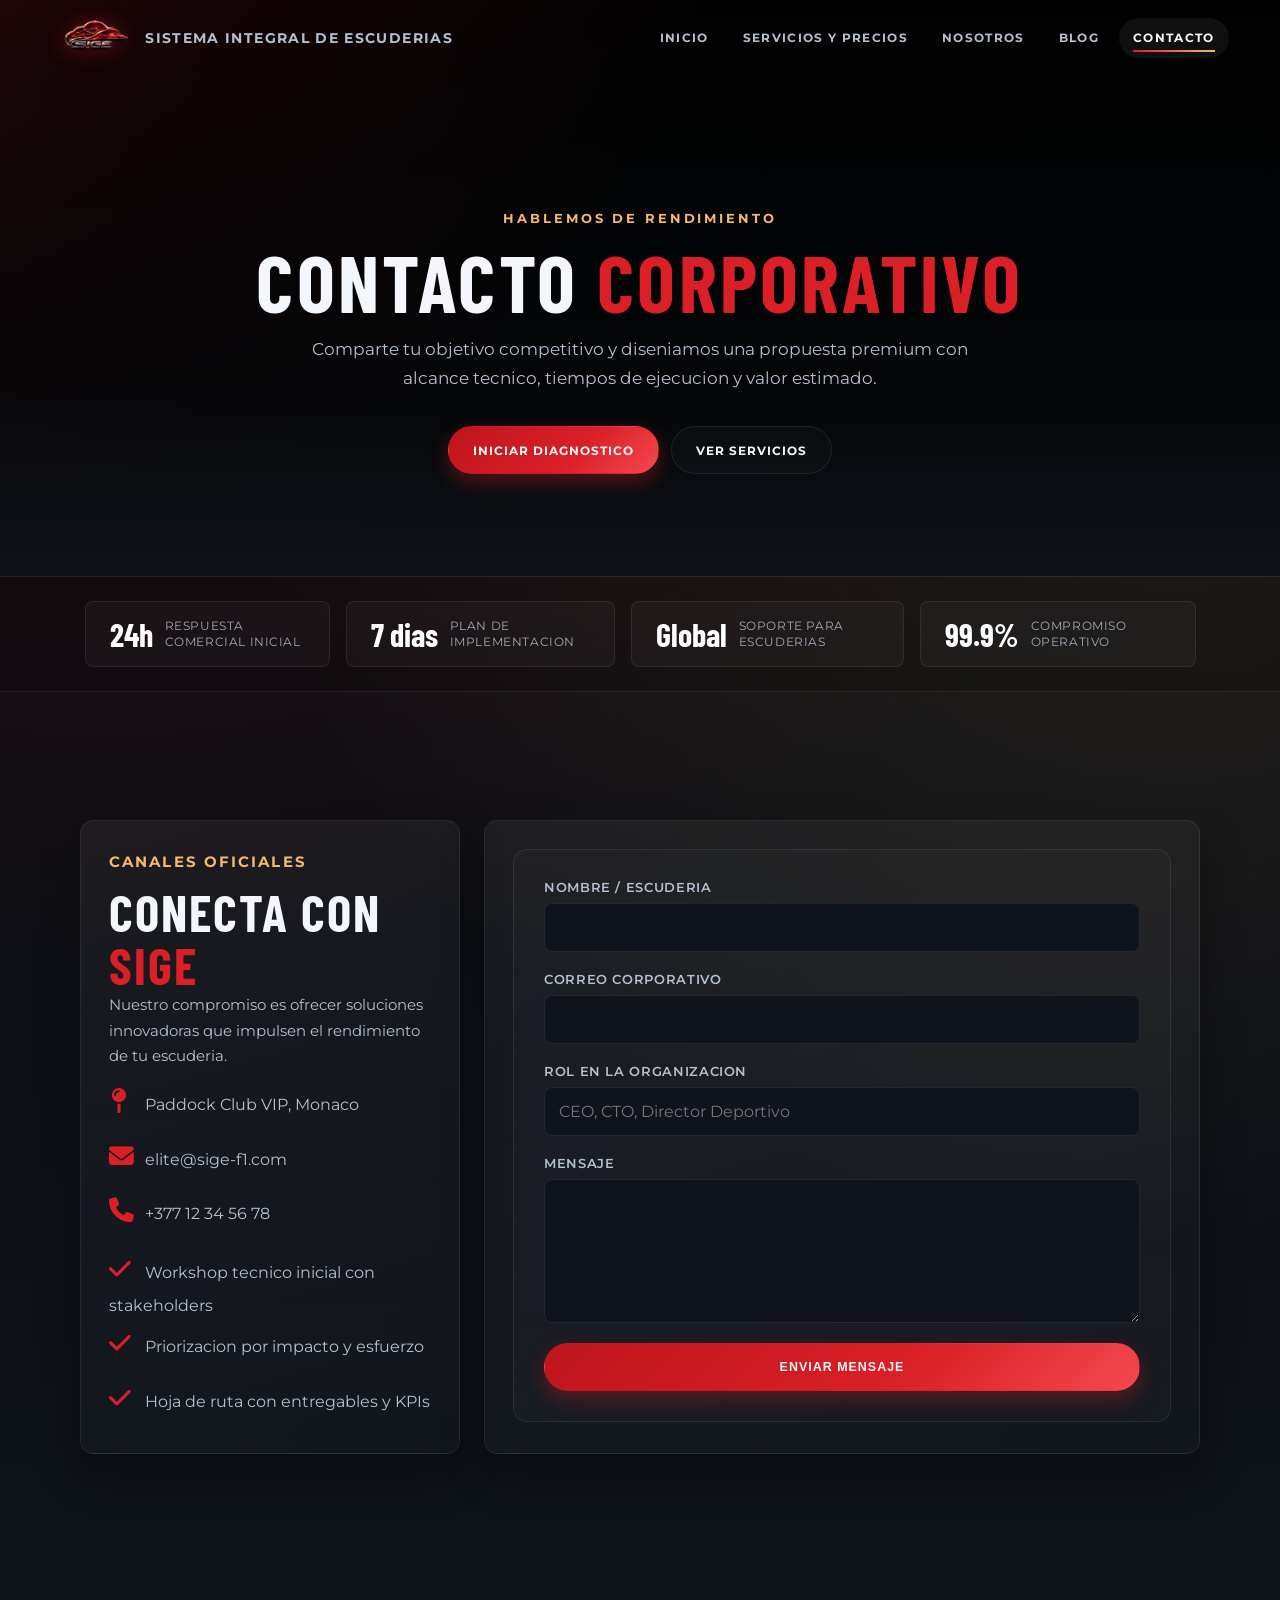
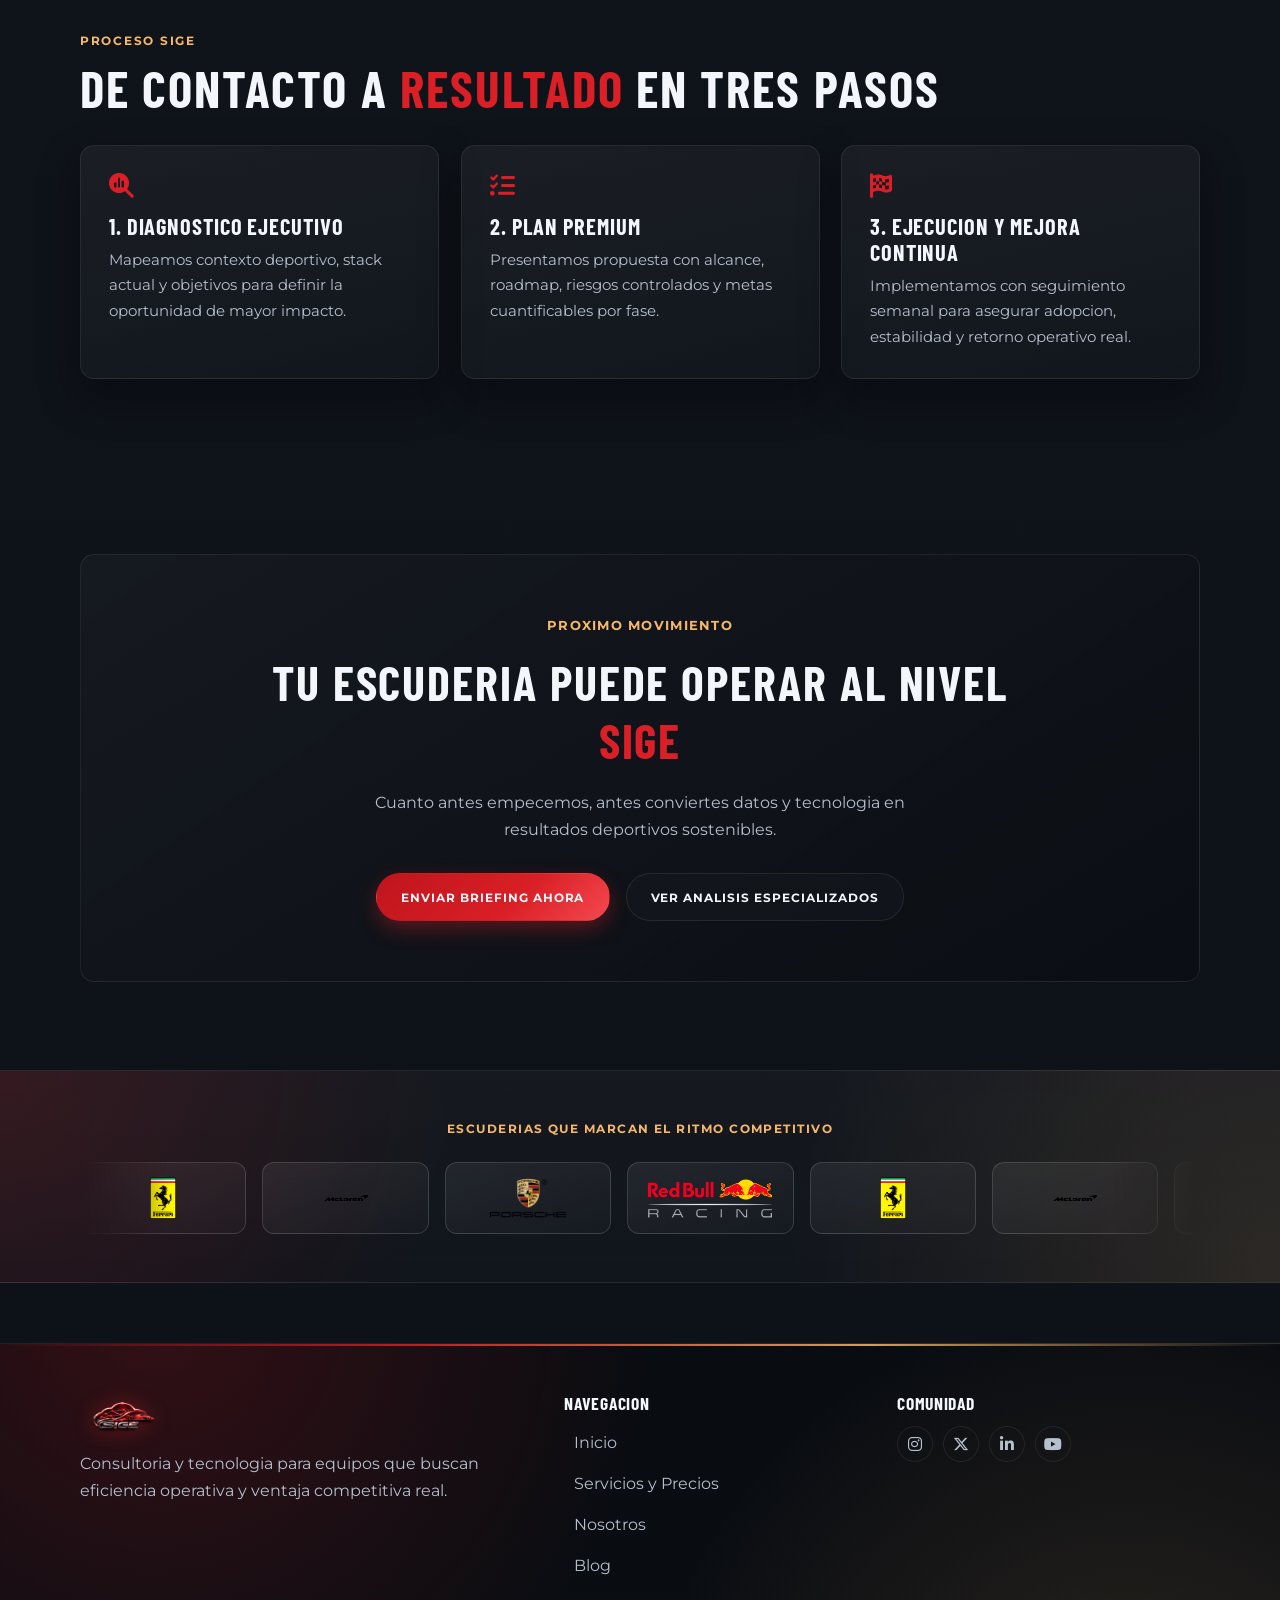
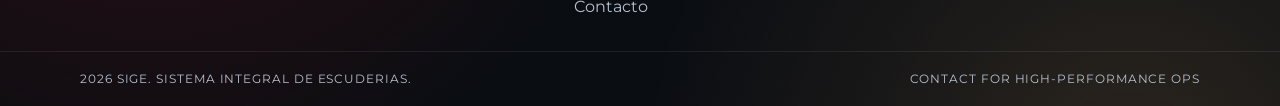
<file: contacto.html>
<!DOCTYPE html>
<html lang="es">
<head>
  <meta charset="UTF-8">
  <meta name="viewport" content="width=device-width, initial-scale=1.0">
  <title>Contacto | SIGE</title>
  <link rel="stylesheet" href="css/styles.css">
  <link rel="stylesheet" href="https://cdnjs.cloudflare.com/ajax/libs/font-awesome/6.5.1/css/all.min.css">
  <script src="js/index.js" defer></script>
</head>
<body class="page-contacto">
  <div class="splash-screen" id="splashScreen">
    <div class="splash-logo">
      <img src="assets/img/SIGELOGO.PNG" alt="SIGE Loading">
    </div>
  </div>
  <header class="site-header">
    <div class="site-header-inner">
      <a href="index.html" class="logo-container">
        <img src="assets/img/SIGELOGO.PNG" alt="Logo SIGE" loading="lazy">
        <span class="logo-text">Sistema Integral de Escuderias</span>
      </a>
      <button class="nav-toggle" type="button" aria-label="Abrir menu" aria-expanded="false">
        <i class="fa-solid fa-bars" aria-hidden="true"></i>
      </button>
      <nav class="main-nav" id="mainNav" aria-label="Principal">
        <a href="index.html">Inicio</a>
        <a href="servicios.html">Servicios y Precios</a>
        <a href="nosotros.html">Nosotros</a>
        <a href="blog.html">Blog</a>
        <a href="contacto.html" class="active">Contacto</a>
      </nav>
    </div>
  </header>

  <main>
    <section class="hero">
      <div class="hero-content fade-in">
        <p class="hero-subtitle">Hablemos de rendimiento</p>
        <h1 class="hero-title">Contacto <span>corporativo</span></h1>
        <p class="hero-desc">Comparte tu objetivo competitivo y diseniamos una propuesta premium con alcance tecnico, tiempos de ejecucion y valor estimado.</p>
        <div class="hero-actions">
          <a class="btn btn-solid" href="#formulario">Iniciar diagnostico</a>
          <a class="btn" href="servicios.html">Ver servicios</a>
        </div>
      </div>
    </section>

    <section class="premium-strip">
      <div class="container premium-metrics fade-in">
        <div class="metric-chip"><strong>24h</strong><span>Respuesta comercial inicial</span></div>
        <div class="metric-chip"><strong>7 dias</strong><span>Plan de implementacion</span></div>
        <div class="metric-chip"><strong>Global</strong><span>Soporte para escuderias</span></div>
        <div class="metric-chip"><strong>99.9%</strong><span>Compromiso operativo</span></div>
      </div>
    </section>

    <section class="section" id="formulario">
      <div class="container contact-grid">
        <article class="card fade-in">
          <p class="eyebrow">Canales oficiales</p>
          <h2 class="section-title">Conecta con <span>SIGE</span></h2>
          <p>Nuestro compromiso es ofrecer soluciones innovadoras que impulsen el rendimiento de tu escuderia.</p>
          <ul class="contact-list">
            <li><i class="fa-solid fa-map-pin"></i> Paddock Club VIP, Monaco</li>
            <li><i class="fa-solid fa-envelope"></i> elite@sige-f1.com</li>
            <li><i class="fa-solid fa-phone"></i> +377 12 34 56 78</li>
          </ul>
          <ul class="premium-list">
            <li><i class="fa-solid fa-check"></i> Workshop tecnico inicial con stakeholders</li>
            <li><i class="fa-solid fa-check"></i> Priorizacion por impacto y esfuerzo</li>
            <li><i class="fa-solid fa-check"></i> Hoja de ruta con entregables y KPIs</li>
          </ul>
        </article>

      <article class="card fade-in">
        <form class="form-card fade-in" action="#">
          <label for="nombre">Nombre / Escuderia</label>
          <input type="text" id="nombre" name="nombre" required>

          <label for="email">Correo corporativo</label>
          <input type="email" id="email" name="email" required>

          <label for="rol">Rol en la organizacion</label>
          <input type="text" id="rol" name="rol" placeholder="CEO, CTO, Director Deportivo" required>

          <label for="mensaje">Mensaje</label>
          <textarea id="mensaje" name="mensaje" rows="6" required></textarea>

          <button type="submit" class="btn btn-solid">Enviar mensaje</button>
        </form>
      </div>
    </section>

    <section class="section">
      <div class="container">
        <div class="section-heading fade-in">
          <p class="eyebrow">Proceso SIGE</p>
          <h2 class="section-title">De contacto a <span>resultado</span> en tres pasos</h2>
        </div>
        <div class="service-list">
          <article class="card fade-in">
            <i class="fa-solid fa-magnifying-glass-chart"></i>
            <h3>1. Diagnostico ejecutivo</h3>
            <p>Mapeamos contexto deportivo, stack actual y objetivos para definir la oportunidad de mayor impacto.</p>
          </article>
          <article class="card fade-in">
            <i class="fa-solid fa-list-check"></i>
            <h3>2. Plan premium</h3>
            <p>Presentamos propuesta con alcance, roadmap, riesgos controlados y metas cuantificables por fase.</p>
          </article>
          <article class="card fade-in">
            <i class="fa-solid fa-flag-checkered"></i>
            <h3>3. Ejecucion y mejora continua</h3>
            <p>Implementamos con seguimiento semanal para asegurar adopcion, estabilidad y retorno operativo real.</p>
          </article>
        </div>
      </div>
    </section>

    <section class="section section-cta">
      <div class="container">
        <article class="cta-panel fade-in">
          <p class="cta-kicker">Proximo movimiento</p>
          <h2 class="cta-title">Tu escuderia puede operar al nivel <span>SIGE</span></h2>
          <p class="cta-desc">Cuanto antes empecemos, antes conviertes datos y tecnologia en resultados deportivos sostenibles.</p>
          <div class="cta-actions">
            <a class="btn btn-solid" href="#formulario">Enviar briefing ahora</a>
            <a class="btn" href="blog.html">Ver analisis especializados</a>
          </div>
        </article>
      </div>
    </section>

    <section class="sponsors">
      <div class="container">
        <p class="sponsors-heading">Escuderias que marcan el ritmo competitivo</p>
        <div class="sponsor-carousel" aria-label="Escuderias destacadas">
          <div class="sponsor-track">
            <div class="sponsor-logo"><img src="assets/img/ferrari.png" alt="Ferrari"></div>
            <div class="sponsor-logo"><img src="assets/svg/mclaren.svg" alt="McLaren"></div>
            <div class="sponsor-logo"><img src="assets/img/Porsche-logo.png" alt="Porsche"></div>
            <div class="sponsor-logo"><img src="assets/img/RedBullRacing.png" alt="Red Bull Racing"></div>
            <div class="sponsor-logo"><img src="assets/img/ferrari.png" alt="Ferrari"></div>
            <div class="sponsor-logo"><img src="assets/svg/mclaren.svg" alt="McLaren"></div>
            <div class="sponsor-logo"><img src="assets/img/Porsche-logo.png" alt="Porsche"></div>
            <div class="sponsor-logo"><img src="assets/img/RedBullRacing.png" alt="Red Bull Racing"></div>
          </div>
        </div>
      </div>
    </section>
  </main>

  <footer class="site-footer">
    <div class="container footer-content">
      <div>
        <a href="index.html" class="logo-container"><img src="assets/img/SIGELOGO.PNG" alt="Logo SIGE" loading="lazy"></a>
        <p>Consultoria y tecnologia para equipos que buscan eficiencia operativa y ventaja competitiva real.</p>
      </div>
      <div>
        <h3 class="footer-title">Navegacion</h3>
        <ul class="footer-links">
          <li><a href="index.html">Inicio</a></li>
          <li><a href="servicios.html">Servicios y Precios</a></li>
          <li><a href="nosotros.html">Nosotros</a></li>
          <li><a href="blog.html">Blog</a></li>
          <li><a href="contacto.html">Contacto</a></li>
        </ul>
      </div>
      <div>
        <h3 class="footer-title">Comunidad</h3>
        <div class="social-icons">
          <a href="#" aria-label="Instagram"><i class="fa-brands fa-instagram"></i></a>
          <a href="#" aria-label="X"><i class="fa-brands fa-x-twitter"></i></a>
          <a href="#" aria-label="LinkedIn"><i class="fa-brands fa-linkedin-in"></i></a>
          <a href="#" aria-label="YouTube"><i class="fa-brands fa-youtube"></i></a>
        </div>
      </div>
    </div>
    <div class="footer-bottom"><div class="container"><span>2026 SIGE. Sistema Integral de Escuderias.</span><span>Contact for high-performance ops</span></div></div>
  </footer>
</body>
</html>
</file>
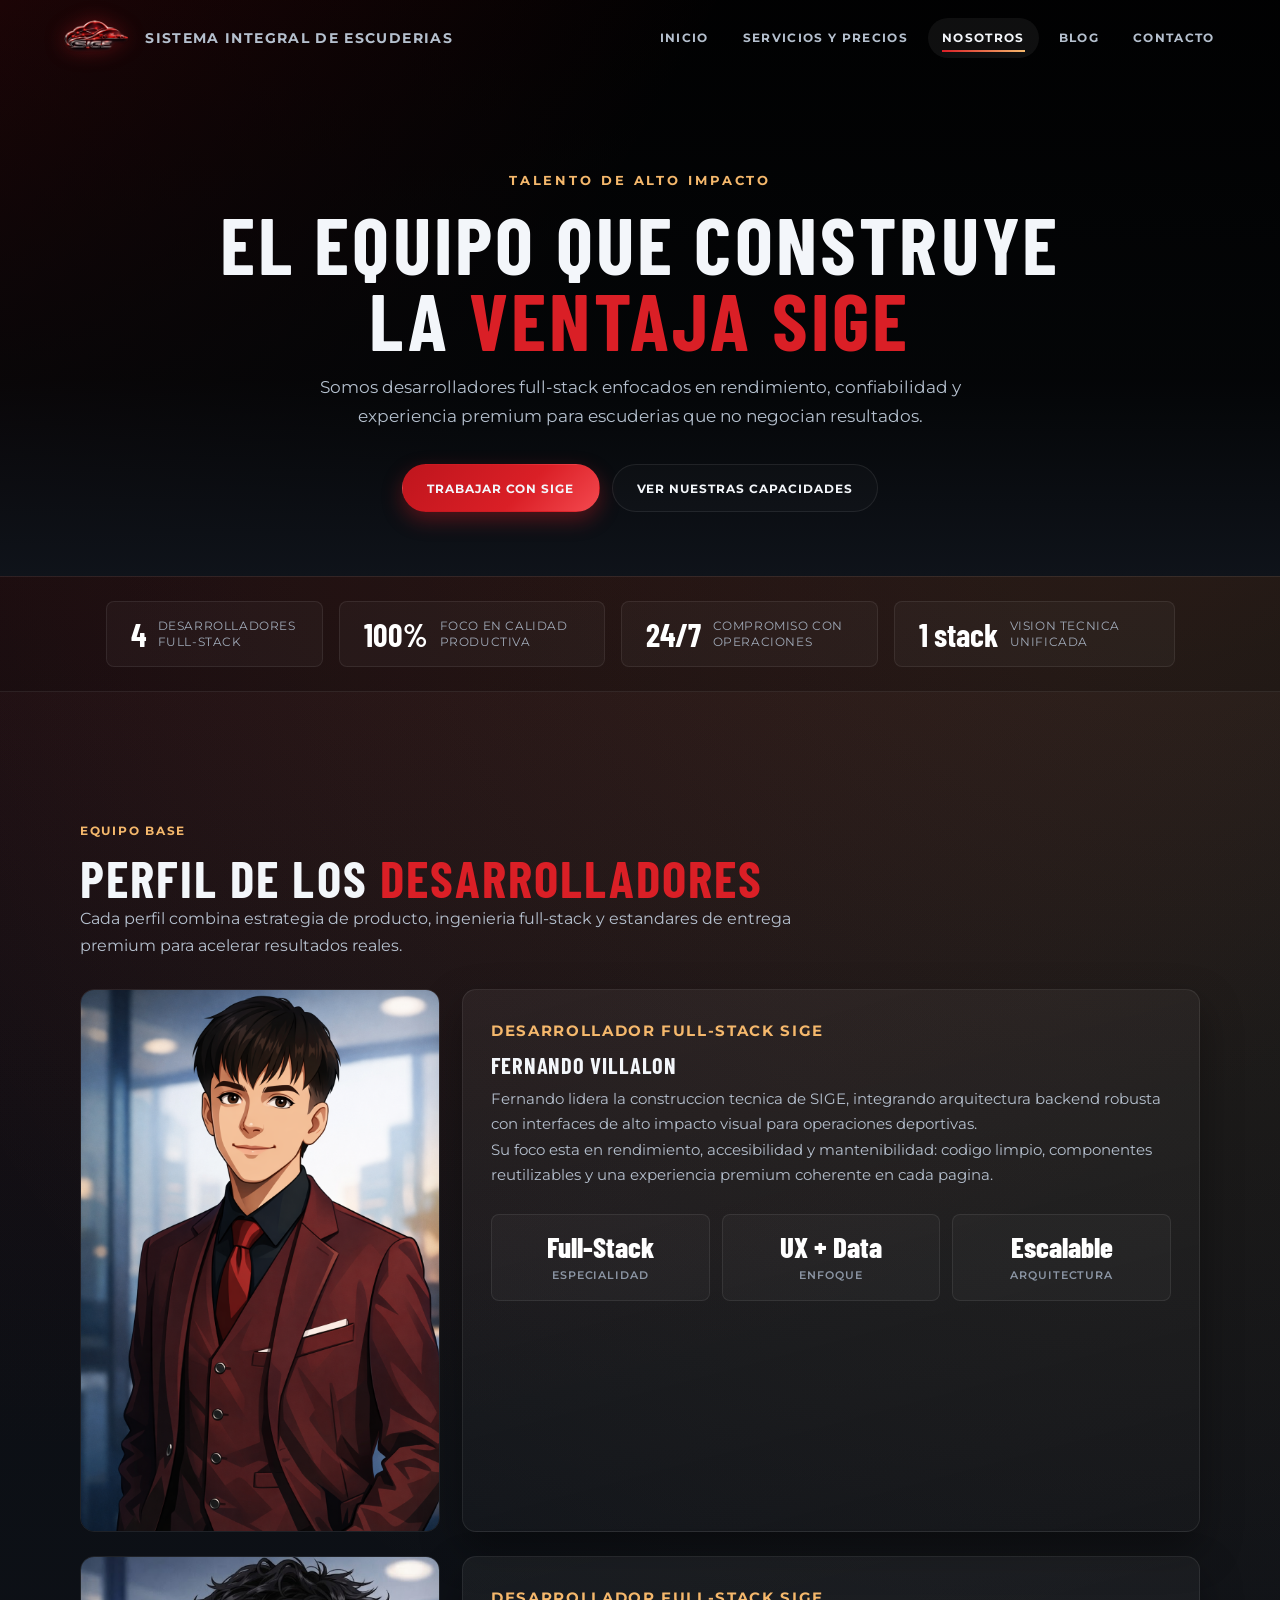
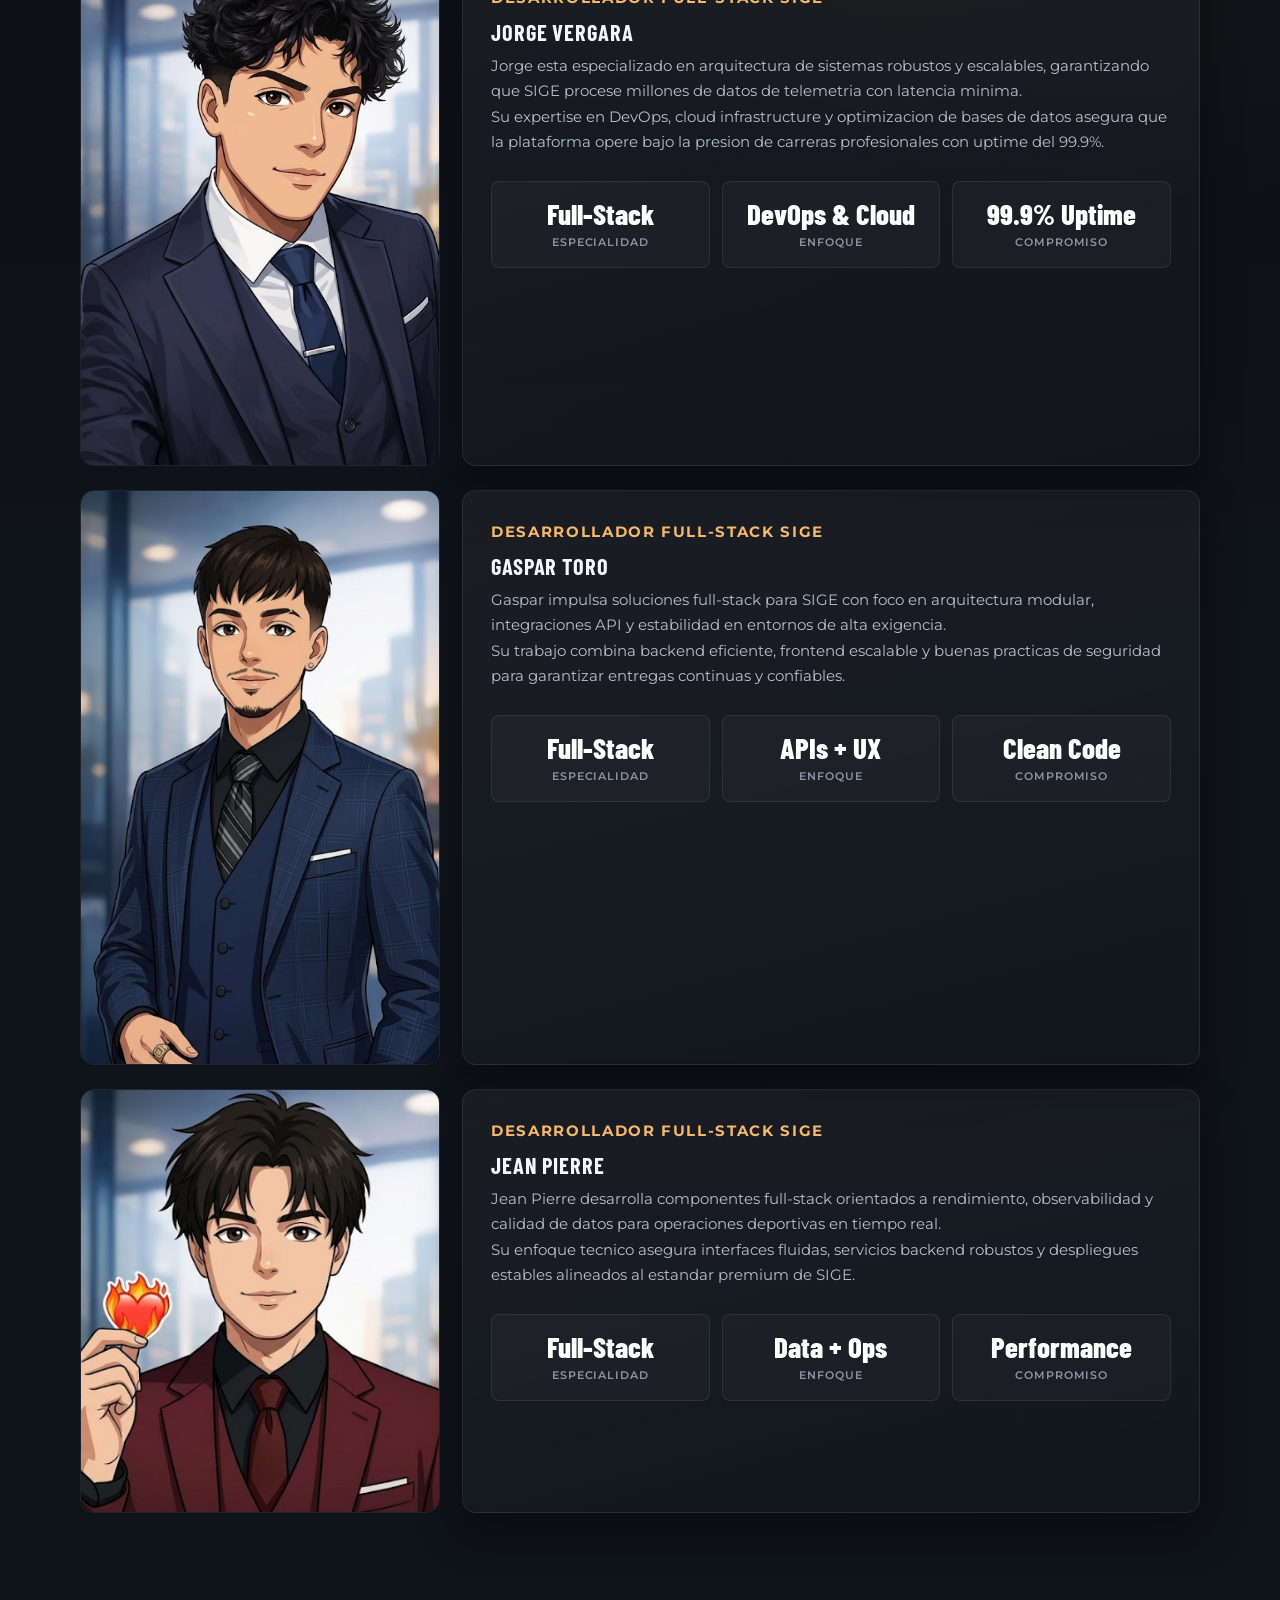
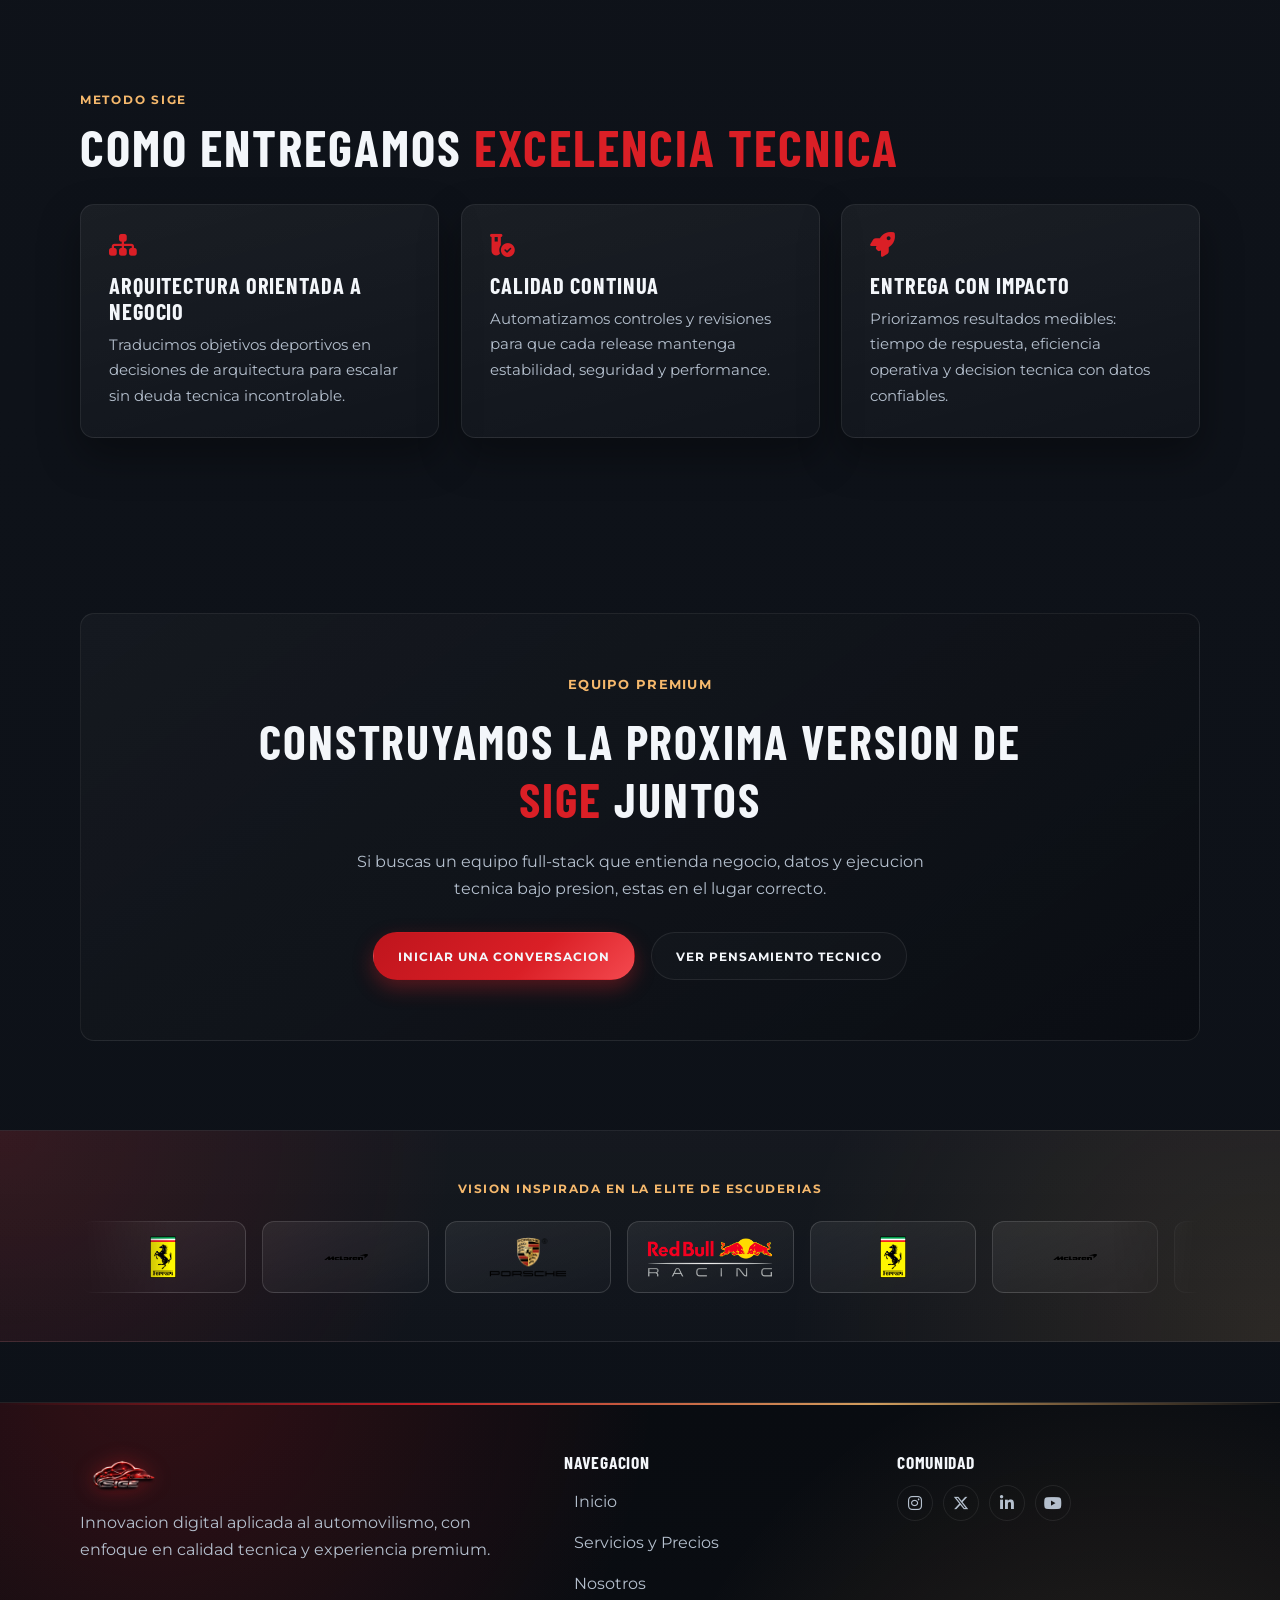
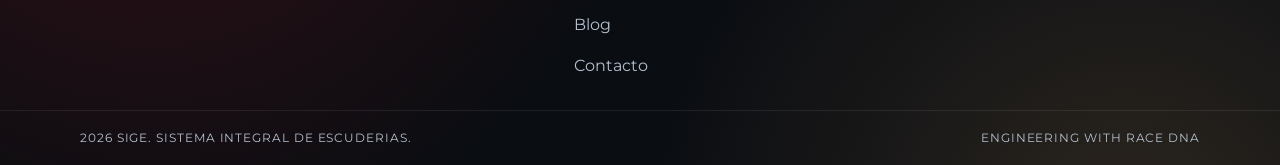
<file: nosotros.html>
<!DOCTYPE html>
<html lang="es">
<head>
  <meta charset="UTF-8">
  <meta name="viewport" content="width=device-width, initial-scale=1.0">
  <title>Nosotros | SIGE</title>
  <link rel="stylesheet" href="css/styles.css">
  <link rel="stylesheet" href="https://cdnjs.cloudflare.com/ajax/libs/font-awesome/6.5.1/css/all.min.css">
  <script src="js/index.js" defer></script>
</head>
<body class="page-nosotros">
  <div class="splash-screen" id="splashScreen">
    <div class="splash-logo">
      <img src="assets/img/SIGELOGO.PNG" alt="SIGE Loading">
    </div>
  </div>
  <header class="site-header">
    <div class="site-header-inner">
      <a href="index.html" class="logo-container">
        <img src="assets/img/SIGELOGO.PNG" alt="Logo SIGE" loading="lazy">
        <span class="logo-text">Sistema Integral de Escuderias</span>
      </a>
      <button class="nav-toggle" type="button" aria-label="Abrir menu" aria-expanded="false">
        <i class="fa-solid fa-bars" aria-hidden="true"></i>
      </button>
      <nav class="main-nav" id="mainNav" aria-label="Principal">
        <a href="index.html">Inicio</a>
        <a href="servicios.html">Servicios y Precios</a>
        <a href="nosotros.html" class="active">Nosotros</a>
        <a href="blog.html">Blog</a>
        <a href="contacto.html">Contacto</a>
      </nav>
    </div>
  </header>

  <main>
    <section class="hero">
      <div class="hero-content fade-in">
        <p class="hero-subtitle">Talento de alto impacto</p>
        <h1 class="hero-title">El equipo que construye la <span>ventaja SIGE</span></h1>
        <p class="hero-desc">Somos desarrolladores full-stack enfocados en rendimiento, confiabilidad y experiencia premium para escuderias que no negocian resultados.</p>
        <div class="hero-actions">
          <a class="btn btn-solid" href="contacto.html">Trabajar con SIGE</a>
          <a class="btn" href="servicios.html">Ver nuestras capacidades</a>
        </div>
      </div>
    </section>

    <section class="premium-strip">
      <div class="container premium-metrics fade-in">
        <div class="metric-chip"><strong>4</strong><span>Desarrolladores full-stack</span></div>
        <div class="metric-chip"><strong>100%</strong><span>Foco en calidad productiva</span></div>
        <div class="metric-chip"><strong>24/7</strong><span>Compromiso con operaciones</span></div>
        <div class="metric-chip"><strong>1 stack</strong><span>Vision tecnica unificada</span></div>
      </div>
    </section>

    <section class="section">
      <div class="container">
        <div class="section-heading fade-in">
          <p class="eyebrow">Equipo base</p>
          <h2 class="section-title">Perfil de los <span>desarrolladores</span></h2>
          <p class="section-intro">Cada perfil combina estrategia de producto, ingenieria full-stack y estandares de entrega premium para acelerar resultados reales.</p>
        </div>

        <div class="team-layout">
          <figure class="team-photo fade-in">
            <img src="assets/img/fernandoanimado.png" alt="Fernando Villalon" loading="lazy">
          </figure>
          <article class="card fade-in">
            <p class="team-role">Desarrollador Full-Stack SIGE</p>
            <h3 class="team-name">Fernando Villalon</h3>
            <p>Fernando lidera la construccion tecnica de SIGE, integrando arquitectura backend robusta con interfaces de alto impacto visual para operaciones deportivas.</p>
            <p>Su foco esta en rendimiento, accesibilidad y mantenibilidad: codigo limpio, componentes reutilizables y una experiencia premium coherente en cada pagina.</p>
            <div class="kpi-strip">
              <div class="kpi"><strong>Full-Stack</strong><span>Especialidad</span></div>
              <div class="kpi"><strong>UX + Data</strong><span>Enfoque</span></div>
              <div class="kpi"><strong>Escalable</strong><span>Arquitectura</span></div>
            </div>
          </article>
        </div>

        <div class="team-layout">
          <figure class="team-photo fade-in">
            <img src="assets/img/JorgeVergaraDesarrollador.png" alt="Jorge Vergara" loading="lazy">
          </figure>
          <article class="card fade-in">
            <p class="team-role">Desarrollador Full-Stack SIGE</p>
            <h3 class="team-name">Jorge Vergara</h3>
            <p>Jorge esta especializado en arquitectura de sistemas robustos y escalables, garantizando que SIGE procese millones de datos de telemetria con latencia minima.</p>
            <p>Su expertise en DevOps, cloud infrastructure y optimizacion de bases de datos asegura que la plataforma opere bajo la presion de carreras profesionales con uptime del 99.9%.</p>
            <div class="kpi-strip">
              <div class="kpi"><strong>Full-Stack</strong><span>Especialidad</span></div>
              <div class="kpi"><strong>DevOps & Cloud</strong><span>Enfoque</span></div>
              <div class="kpi"><strong>99.9% Uptime</strong><span>Compromiso</span></div>
            </div>
          </article>
        </div>

        <div class="team-layout">
          <figure class="team-photo fade-in">
            <img src="assets/img/GasparToroDesarrollador.png" alt="Gaspar Toro" loading="lazy">
          </figure>
          <article class="card fade-in">
            <p class="team-role">Desarrollador Full-Stack SIGE</p>
            <h3 class="team-name">Gaspar Toro</h3>
            <p>Gaspar impulsa soluciones full-stack para SIGE con foco en arquitectura modular, integraciones API y estabilidad en entornos de alta exigencia.</p>
            <p>Su trabajo combina backend eficiente, frontend escalable y buenas practicas de seguridad para garantizar entregas continuas y confiables.</p>
            <div class="kpi-strip">
              <div class="kpi"><strong>Full-Stack</strong><span>Especialidad</span></div>
              <div class="kpi"><strong>APIs + UX</strong><span>Enfoque</span></div>
              <div class="kpi"><strong>Clean Code</strong><span>Compromiso</span></div>
            </div>
          </article>
        </div>

        <div class="team-layout">
          <figure class="team-photo fade-in">
            <img src="assets/img/JeanPierreDesarrolador.png" alt="Jean Pierre" loading="lazy">
          </figure>
          <article class="card fade-in">
            <p class="team-role">Desarrollador Full-Stack SIGE</p>
            <h3 class="team-name">Jean Pierre</h3>
            <p>Jean Pierre desarrolla componentes full-stack orientados a rendimiento, observabilidad y calidad de datos para operaciones deportivas en tiempo real.</p>
            <p>Su enfoque tecnico asegura interfaces fluidas, servicios backend robustos y despliegues estables alineados al estandar premium de SIGE.</p>
            <div class="kpi-strip">
              <div class="kpi"><strong>Full-Stack</strong><span>Especialidad</span></div>
              <div class="kpi"><strong>Data + Ops</strong><span>Enfoque</span></div>
              <div class="kpi"><strong>Performance</strong><span>Compromiso</span></div>
            </div>
          </article>
        </div>
      </div>
    </section>

    <section class="section">
      <div class="container">
        <div class="section-heading fade-in">
          <p class="eyebrow">Metodo SIGE</p>
          <h2 class="section-title">Como entregamos <span>excelencia tecnica</span></h2>
        </div>
        <div class="service-list">
          <article class="card fade-in">
            <i class="fa-solid fa-sitemap"></i>
            <h3>Arquitectura orientada a negocio</h3>
            <p>Traducimos objetivos deportivos en decisiones de arquitectura para escalar sin deuda tecnica incontrolable.</p>
          </article>
          <article class="card fade-in">
            <i class="fa-solid fa-vial-circle-check"></i>
            <h3>Calidad continua</h3>
            <p>Automatizamos controles y revisiones para que cada release mantenga estabilidad, seguridad y performance.</p>
          </article>
          <article class="card fade-in">
            <i class="fa-solid fa-rocket"></i>
            <h3>Entrega con impacto</h3>
            <p>Priorizamos resultados medibles: tiempo de respuesta, eficiencia operativa y decision tecnica con datos confiables.</p>
          </article>
        </div>
      </div>
    </section>

    <section class="section section-cta">
      <div class="container">
        <article class="cta-panel fade-in">
          <p class="cta-kicker">Equipo premium</p>
          <h2 class="cta-title">Construyamos la proxima version de <span>SIGE</span> juntos</h2>
          <p class="cta-desc">Si buscas un equipo full-stack que entienda negocio, datos y ejecucion tecnica bajo presion, estas en el lugar correcto.</p>
          <div class="cta-actions">
            <a class="btn btn-solid" href="contacto.html">Iniciar una conversacion</a>
            <a class="btn" href="blog.html">Ver pensamiento tecnico</a>
          </div>
        </article>
      </div>
    </section>

    <section class="sponsors">
      <div class="container">
        <p class="sponsors-heading">Vision inspirada en la elite de escuderias</p>
        <div class="sponsor-carousel" aria-label="Escuderias destacadas">
          <div class="sponsor-track">
            <div class="sponsor-logo"><img src="assets/img/ferrari.png" alt="Ferrari"></div>
            <div class="sponsor-logo"><img src="assets/svg/mclaren.svg" alt="McLaren"></div>
            <div class="sponsor-logo"><img src="assets/img/Porsche-logo.png" alt="Porsche"></div>
            <div class="sponsor-logo"><img src="assets/img/RedBullRacing.png" alt="Red Bull Racing"></div>
            <div class="sponsor-logo"><img src="assets/img/ferrari.png" alt="Ferrari"></div>
            <div class="sponsor-logo"><img src="assets/svg/mclaren.svg" alt="McLaren"></div>
            <div class="sponsor-logo"><img src="assets/img/Porsche-logo.png" alt="Porsche"></div>
            <div class="sponsor-logo"><img src="assets/img/RedBullRacing.png" alt="Red Bull Racing"></div>
          </div>
        </div>
      </div>
    </section>
  </main>

  <footer class="site-footer">
    <div class="container footer-content">
      <div>
        <a href="index.html" class="logo-container"><img src="assets/img/SIGELOGO.PNG" alt="Logo SIGE" loading="lazy"></a>
        <p>Innovacion digital aplicada al automovilismo, con enfoque en calidad tecnica y experiencia premium.</p>
      </div>
      <div>
        <h3 class="footer-title">Navegacion</h3>
        <ul class="footer-links">
          <li><a href="index.html">Inicio</a></li>
          <li><a href="servicios.html">Servicios y Precios</a></li>
          <li><a href="nosotros.html">Nosotros</a></li>
          <li><a href="blog.html">Blog</a></li>
          <li><a href="contacto.html">Contacto</a></li>
        </ul>
      </div>
      <div>
        <h3 class="footer-title">Comunidad</h3>
        <div class="social-icons">
          <a href="#" aria-label="Instagram"><i class="fa-brands fa-instagram"></i></a>
          <a href="#" aria-label="X"><i class="fa-brands fa-x-twitter"></i></a>
          <a href="#" aria-label="LinkedIn"><i class="fa-brands fa-linkedin-in"></i></a>
          <a href="#" aria-label="YouTube"><i class="fa-brands fa-youtube"></i></a>
        </div>
      </div>
    </div>
    <div class="footer-bottom"><div class="container"><span>2026 SIGE. Sistema Integral de Escuderias.</span><span>Engineering with race DNA</span></div></div>
  </footer>
</body>
</html>
</file>
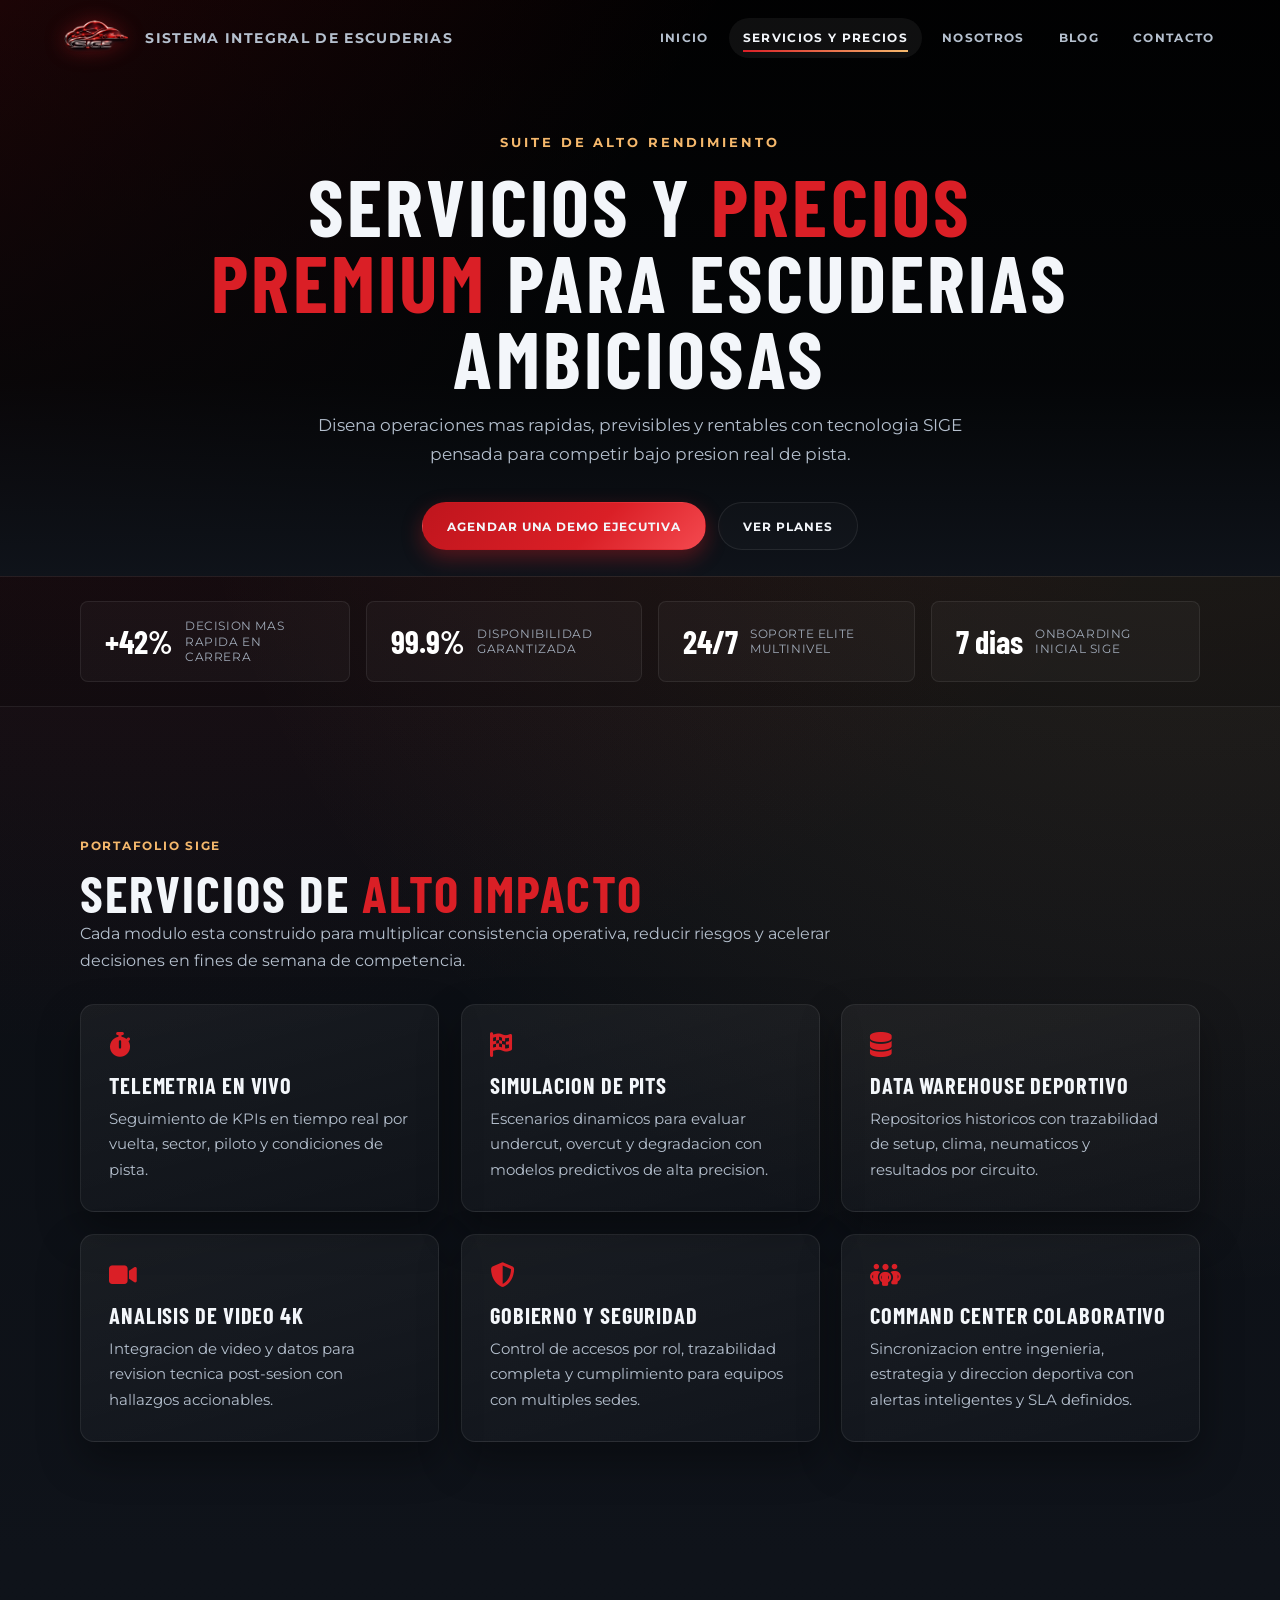
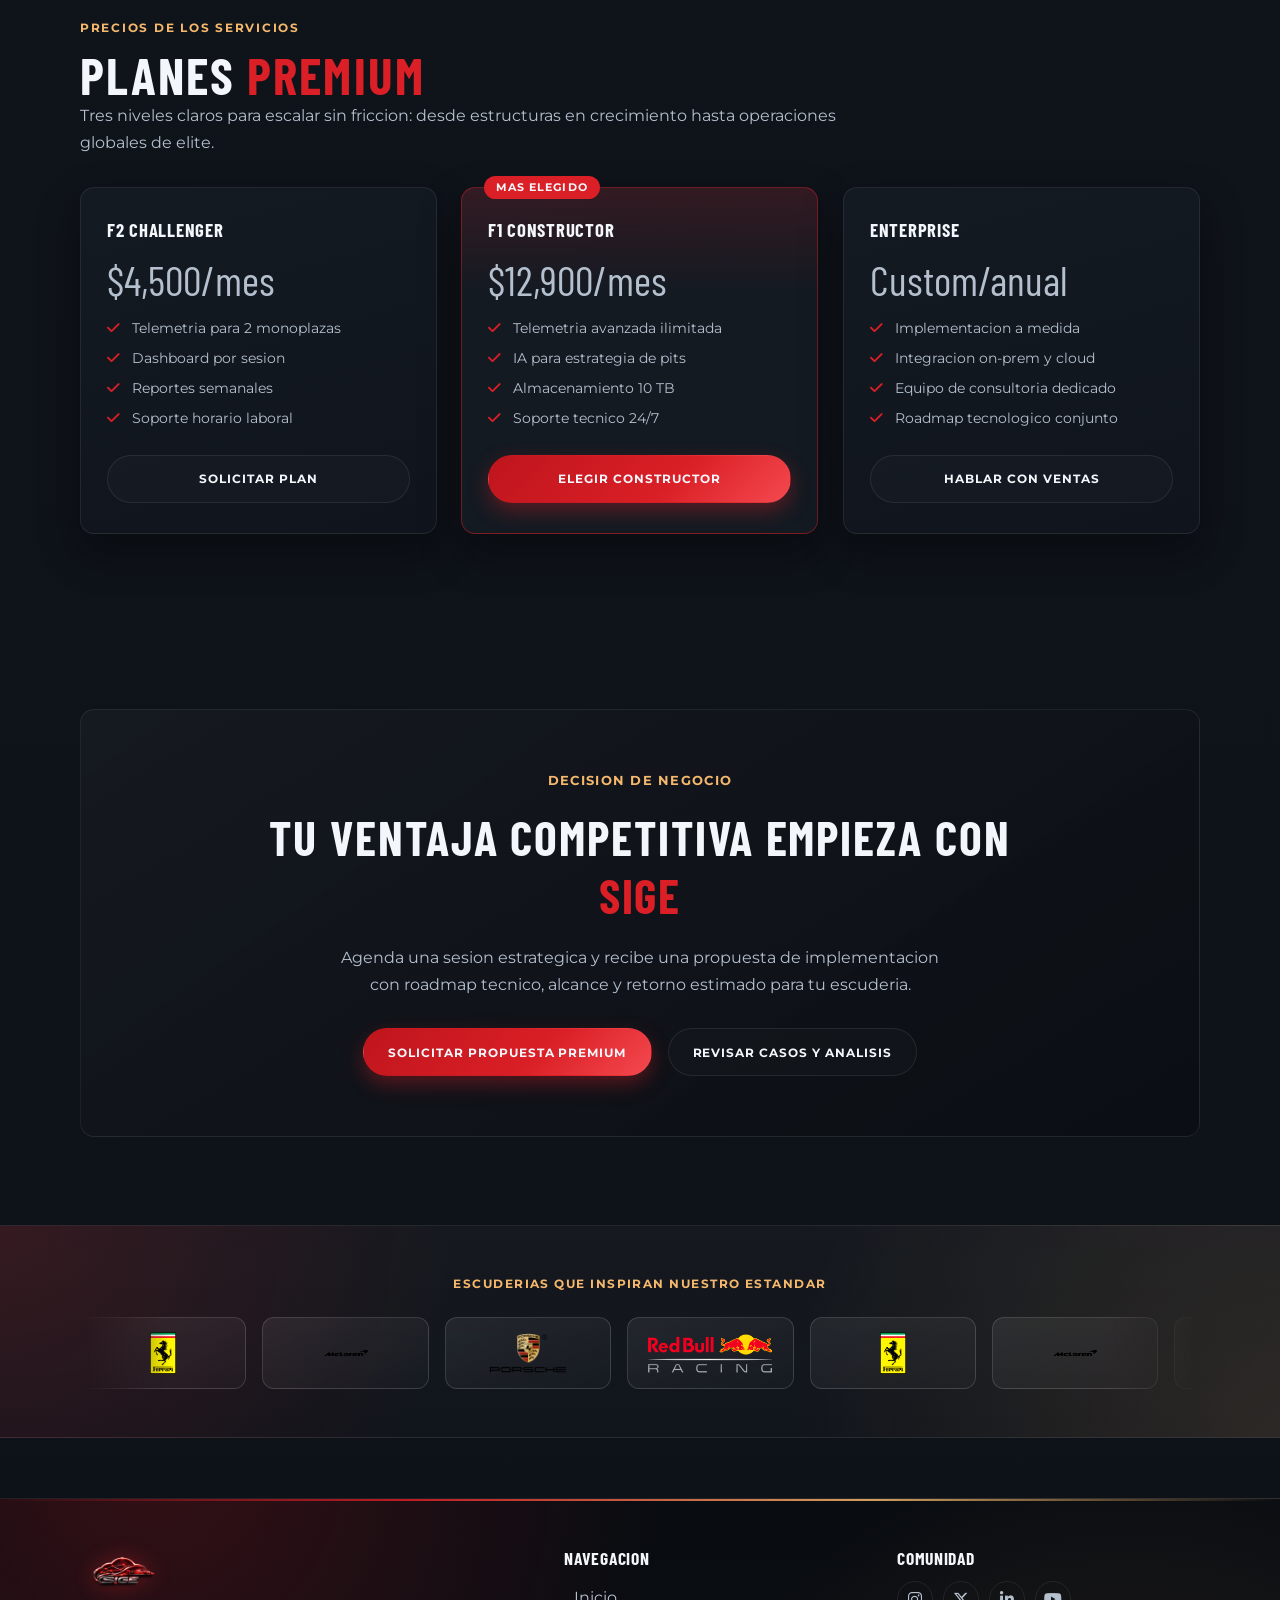
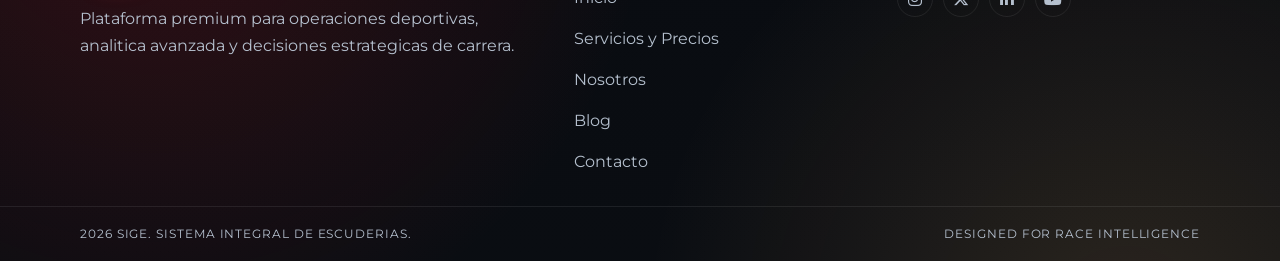
<file: servicios.html>
<!DOCTYPE html>
<html lang="es">
<head>
  <meta charset="UTF-8">
  <meta name="viewport" content="width=device-width, initial-scale=1.0">
  <title>Servicios y Precios | SIGE</title>
  <link rel="stylesheet" href="css/styles.css">
  <link rel="stylesheet" href="https://cdnjs.cloudflare.com/ajax/libs/font-awesome/6.5.1/css/all.min.css">
  <script src="js/index.js" defer></script>
</head>
<body class="page-servicios">
  <div class="splash-screen" id="splashScreen">
    <div class="splash-logo">
      <img src="assets/img/SIGELOGO.PNG" alt="SIGE Loading">
    </div>
  </div>
  <header class="site-header">
    <div class="site-header-inner">
      <a href="index.html" class="logo-container">
        <img src="assets/img/SIGELOGO.PNG" alt="Logo SIGE" loading="lazy">
        <span class="logo-text">Sistema Integral de Escuderias</span>
      </a>
      <button class="nav-toggle" type="button" aria-label="Abrir menu" aria-expanded="false">
        <i class="fa-solid fa-bars" aria-hidden="true"></i>
      </button>
      <nav class="main-nav" id="mainNav" aria-label="Principal">
        <a href="index.html">Inicio</a>
        <a href="servicios.html" class="active">Servicios y Precios</a>
        <a href="nosotros.html">Nosotros</a>
        <a href="blog.html">Blog</a>
        <a href="contacto.html">Contacto</a>
      </nav>
    </div>
  </header>

  <main>
    <section class="hero">
      <div class="hero-content fade-in">
        <p class="hero-subtitle">Suite de alto rendimiento</p>
        <h1 class="hero-title">Servicios y <span>precios premium</span> para escuderias ambiciosas</h1>
        <p class="hero-desc">Disena operaciones mas rapidas, previsibles y rentables con tecnologia SIGE pensada para competir bajo presion real de pista.</p>
        <div class="hero-actions">
          <a class="btn btn-solid" href="contacto.html">Agendar una demo ejecutiva</a>
          <a class="btn" href="#planes">Ver planes</a>
        </div>
      </div>
    </section>

    <section class="premium-strip">
      <div class="container premium-metrics fade-in">
        <div class="metric-chip"><strong>+42%</strong><span>Decision mas rapida en carrera</span></div>
        <div class="metric-chip"><strong>99.9%</strong><span>Disponibilidad garantizada</span></div>
        <div class="metric-chip"><strong>24/7</strong><span>Soporte elite multinivel</span></div>
        <div class="metric-chip"><strong>7 dias</strong><span>Onboarding inicial SIGE</span></div>
      </div>
    </section>

    <section class="section">
      <div class="container">
        <div class="section-heading fade-in">
          <p class="eyebrow">Portafolio SIGE</p>
          <h2 class="section-title">Servicios de <span>alto impacto</span></h2>
          <p class="section-intro">Cada modulo esta construido para multiplicar consistencia operativa, reducir riesgos y acelerar decisiones en fines de semana de competencia.</p>
        </div>

        <div class="service-list">
          <article class="card fade-in">
            <i class="fa-solid fa-stopwatch"></i>
            <h3>Telemetria en vivo</h3>
            <p>Seguimiento de KPIs en tiempo real por vuelta, sector, piloto y condiciones de pista.</p>
          </article>
          <article class="card fade-in">
            <i class="fa-solid fa-flag-checkered"></i>
            <h3>Simulacion de pits</h3>
            <p>Escenarios dinamicos para evaluar undercut, overcut y degradacion con modelos predictivos de alta precision.</p>
          </article>
          <article class="card fade-in">
            <i class="fa-solid fa-database"></i>
            <h3>Data warehouse deportivo</h3>
            <p>Repositorios historicos con trazabilidad de setup, clima, neumaticos y resultados por circuito.</p>
          </article>
          <article class="card fade-in">
            <i class="fa-solid fa-video"></i>
            <h3>Analisis de video 4K</h3>
            <p>Integracion de video y datos para revision tecnica post-sesion con hallazgos accionables.</p>
          </article>
          <article class="card fade-in">
            <i class="fa-solid fa-shield-halved"></i>
            <h3>Gobierno y seguridad</h3>
            <p>Control de accesos por rol, trazabilidad completa y cumplimiento para equipos con multiples sedes.</p>
          </article>
          <article class="card fade-in">
            <i class="fa-solid fa-people-group"></i>
            <h3>Command center colaborativo</h3>
            <p>Sincronizacion entre ingenieria, estrategia y direccion deportiva con alertas inteligentes y SLA definidos.</p>
          </article>
        </div>
      </div>
    </section>

    <section class="section" id="planes">
      <div class="container">
        <div class="section-heading fade-in">
          <p class="eyebrow">Precios de los servicios</p>
          <h2 class="section-title">Planes <span>premium</span></h2>
          <p class="section-intro">Tres niveles claros para escalar sin friccion: desde estructuras en crecimiento hasta operaciones globales de elite.</p>
        </div>

        <div class="pricing-grid">
          <article class="pricing-card fade-in">
            <h3>F2 Challenger</h3>
            <p class="price">$4,500<span>/mes</span></p>
            <ul class="pricing-features">
              <li><i class="fa-solid fa-check"></i> Telemetria para 2 monoplazas</li>
              <li><i class="fa-solid fa-check"></i> Dashboard por sesion</li>
              <li><i class="fa-solid fa-check"></i> Reportes semanales</li>
              <li><i class="fa-solid fa-check"></i> Soporte horario laboral</li>
            </ul>
            <a href="contacto.html" class="btn">Solicitar plan</a>
          </article>

          <article class="pricing-card popular fade-in">
            <span class="pricing-tag">Mas elegido</span>
            <h3>F1 Constructor</h3>
            <p class="price">$12,900<span>/mes</span></p>
            <ul class="pricing-features">
              <li><i class="fa-solid fa-check"></i> Telemetria avanzada ilimitada</li>
              <li><i class="fa-solid fa-check"></i> IA para estrategia de pits</li>
              <li><i class="fa-solid fa-check"></i> Almacenamiento 10 TB</li>
              <li><i class="fa-solid fa-check"></i> Soporte tecnico 24/7</li>
            </ul>
            <a href="contacto.html" class="btn btn-solid">Elegir constructor</a>
          </article>

          <article class="pricing-card fade-in">
            <h3>Enterprise</h3>
            <p class="price">Custom<span>/anual</span></p>
            <ul class="pricing-features">
              <li><i class="fa-solid fa-check"></i> Implementacion a medida</li>
              <li><i class="fa-solid fa-check"></i> Integracion on-prem y cloud</li>
              <li><i class="fa-solid fa-check"></i> Equipo de consultoria dedicado</li>
              <li><i class="fa-solid fa-check"></i> Roadmap tecnologico conjunto</li>
            </ul>
            <a href="contacto.html" class="btn">Hablar con ventas</a>
          </article>
        </div>
      </div>
    </section>

    <section class="section section-cta">
      <div class="container">
        <article class="cta-panel fade-in">
          <p class="cta-kicker">Decision de negocio</p>
          <h2 class="cta-title">Tu ventaja competitiva empieza con <span>SIGE</span></h2>
          <p class="cta-desc">Agenda una sesion estrategica y recibe una propuesta de implementacion con roadmap tecnico, alcance y retorno estimado para tu escuderia.</p>
          <div class="cta-actions">
            <a class="btn btn-solid" href="contacto.html">Solicitar propuesta premium</a>
            <a class="btn" href="blog.html">Revisar casos y analisis</a>
          </div>
        </article>
      </div>
    </section>

    <section class="sponsors">
      <div class="container">
        <p class="sponsors-heading">Escuderias que inspiran nuestro estandar</p>
        <div class="sponsor-carousel" aria-label="Escuderias destacadas">
          <div class="sponsor-track">
            <div class="sponsor-logo"><img src="assets/img/ferrari.png" alt="Ferrari"></div>
            <div class="sponsor-logo"><img src="assets/svg/mclaren.svg" alt="McLaren"></div>
            <div class="sponsor-logo"><img src="assets/img/Porsche-logo.png" alt="Porsche"></div>
            <div class="sponsor-logo"><img src="assets/img/RedBullRacing.png" alt="Red Bull Racing"></div>
            <div class="sponsor-logo"><img src="assets/img/ferrari.png" alt="Ferrari"></div>
            <div class="sponsor-logo"><img src="assets/svg/mclaren.svg" alt="McLaren"></div>
            <div class="sponsor-logo"><img src="assets/img/Porsche-logo.png" alt="Porsche"></div>
            <div class="sponsor-logo"><img src="assets/img/RedBullRacing.png" alt="Red Bull Racing"></div>
          </div>
        </div>
      </div>
    </section>
  </main>

  <footer class="site-footer">
    <div class="container footer-content">
      <div>
        <a href="index.html" class="logo-container"><img src="assets/img/SIGELOGO.PNG" alt="Logo SIGE" loading="lazy"></a>
        <p>Plataforma premium para operaciones deportivas, analitica avanzada y decisiones estrategicas de carrera.</p>
      </div>
      <div>
        <h3 class="footer-title">Navegacion</h3>
        <ul class="footer-links">
          <li><a href="index.html">Inicio</a></li>
          <li><a href="servicios.html">Servicios y Precios</a></li>
          <li><a href="nosotros.html">Nosotros</a></li>
          <li><a href="blog.html">Blog</a></li>
          <li><a href="contacto.html">Contacto</a></li>
        </ul>
      </div>
      <div>
        <h3 class="footer-title">Comunidad</h3>
        <div class="social-icons">
          <a href="#" aria-label="Instagram"><i class="fa-brands fa-instagram"></i></a>
          <a href="#" aria-label="X"><i class="fa-brands fa-x-twitter"></i></a>
          <a href="#" aria-label="LinkedIn"><i class="fa-brands fa-linkedin-in"></i></a>
          <a href="#" aria-label="YouTube"><i class="fa-brands fa-youtube"></i></a>
        </div>
      </div>
    </div>
    <div class="footer-bottom"><div class="container"><span>2026 SIGE. Sistema Integral de Escuderias.</span><span>Designed for race intelligence</span></div></div>
  </footer>
</body>
</html>
</file>
<file: css/styles.css>
@import url("https://fonts.googleapis.com/css2?family=Barlow+Condensed:wght@500;700;800&family=Montserrat:wght@300;400;500;600;700&display=swap");

:root {
    --bg-0: #07090c;
    --bg-1: #0f131a;
    --bg-2: #171d26;
    --surface: #161c24;
    --surface-2: #1f2731;
    --text: #f3f6fa;
    --text-soft: #b5c0ce;
    --accent: #da1f26;
    --accent-alt: #f5b86c;
    --line: rgba(255, 255, 255, 0.08);
    --shadow: 0 18px 40px rgba(0, 0, 0, 0.35);
    --radius: 14px;
    --transition: 240ms cubic-bezier(0.22, 1, 0.36, 1);
    --header-height: 76px;
}

* {
    margin: 0;
    padding: 0;
    box-sizing: border-box;
}

html {
    scroll-behavior: smooth;
}

body.splash-active {
    overflow: hidden;
}

/* --- SPLASH SCREEN --- */
.splash-screen {
    position: fixed;
    inset: 0;
    z-index: 9999;
    display: flex;
    align-items: center;
    justify-content: center;
    background: var(--bg-0);
    opacity: 0;
    pointer-events: none;
    transition: opacity 0.8s ease;
}

.splash-screen.active {
    opacity: 1;
    pointer-events: auto;
}

.splash-logo {
    position: relative;
    width: clamp(180px, 30vw, 320px);
    height: clamp(180px, 30vw, 320px);
    display: flex;
    align-items: center;
    justify-content: center;
    animation: splashPulse 3s ease-out forwards;
    will-change: opacity;
}

.splash-logo::before {
    content: "";
    position: absolute;
    inset: -30px;
    border-radius: 50%;
    background: radial-gradient(circle, rgba(218, 31, 38, 0.6) 0%, transparent 70%);
    animation: splashGlow 2.5s ease-out forwards;
    filter: blur(20px);
}

.splash-logo img {
    position: relative;
    z-index: 2;
    width: 100%;
    height: 100%;
    object-fit: contain;
    animation: splashZoom 3s ease-out forwards;
    will-change: transform, opacity;
    backface-visibility: hidden;
    -webkit-font-smoothing: antialiased;
}

@keyframes splashGlow {
    0% { box-shadow: 0 0 60px rgba(218, 31, 38, 1), inset 0 0 40px rgba(218, 31, 38, 0.5); transform: scale(1); }
    100% { box-shadow: 0 0 20px rgba(218, 31, 38, 0.3), inset 0 0 10px rgba(218, 31, 38, 0.1); transform: scale(1.2); }
}

@keyframes splashZoom {
    0% { transform: scale(0.8); opacity: 0.8; }
    100% { transform: scale(1); opacity: 1; }
}

@keyframes splashPulse {
    0% { opacity: 1; }
    85% { opacity: 1; }
    100% { opacity: 0; }
}

body {
    font-family: "Montserrat", sans-serif;
    color: var(--text);
    background:
        radial-gradient(circle at 8% -10%, rgba(218, 31, 38, 0.24), transparent 35%),
        radial-gradient(circle at 92% 8%, rgba(245, 184, 108, 0.14), transparent 30%),
        linear-gradient(180deg, var(--bg-0) 0%, var(--bg-1) 45%, #0d1118 100%);
    min-height: 100vh;
    overflow-x: hidden;
    -webkit-font-smoothing: antialiased;
}

main {
    min-height: calc(100vh - var(--header-height));
}

.container {
    width: min(1120px, 92%);
    margin: 0 auto;
}

.section {
    padding: 88px 0;
}

h1, h2, h3, h4 {
    font-family: "Barlow Condensed", sans-serif;
    text-transform: uppercase;
    letter-spacing: 0.04em;
}

p {
    color: var(--text-soft);
    line-height: 1.7;
}

.section-heading { margin-bottom: 30px; }

.eyebrow {
    display: inline-block;
    margin-bottom: 10px;
    color: var(--accent-alt);
    text-transform: uppercase;
    letter-spacing: 0.14em;
    font-size: 0.78rem;
    font-weight: 700;
}

.section-title {
    font-size: clamp(2rem, 5vw, 3.2rem);
    line-height: 1.05;
}

.section-title span { color: var(--accent); }
.section-intro { max-width: 760px; }

.btn {
    display: inline-flex;
    align-items: center;
    justify-content: center;
    min-height: 48px;
    padding: 0 24px;
    border-radius: 999px;
    border: 1px solid var(--line);
    color: var(--text);
    background: rgba(255, 255, 255, 0.02);
    text-decoration: none;
    text-transform: uppercase;
    letter-spacing: 0.08em;
    font-size: 0.78rem;
    font-weight: 700;
    transition: var(--transition);
}

.btn:hover {
    border-color: rgba(245, 184, 108, 0.45);
    transform: translateZ(0) translateY(-2px);
    will-change: transform;
}

.btn-solid {
    background: linear-gradient(135deg, #bf151d 0%, var(--accent) 60%, #f4494f 100%);
    border-color: transparent;
    box-shadow: 0 8px 20px rgba(218, 31, 38, 0.35);
}

.btn-solid:hover { box-shadow: 0 12px 28px rgba(218, 31, 38, 0.48); }

/* --- HEADER --- */
.site-header {
    position: fixed;
    inset: 0 0 auto;
    height: var(--header-height);
    z-index: 999;
    border-bottom: 1px solid transparent;
    transition: var(--transition);
    will-change: background, border-bottom-color;
    contain: layout style;
}

.site-header.is-scrolled {
    background: rgba(7, 9, 12, 0.84);
    border-bottom-color: var(--line);
    backdrop-filter: blur(12px);
}

.site-header-inner {
    width: min(1180px, 92%);
    height: 100%;
    margin: 0 auto;
    display: flex;
    align-items: center;
    justify-content: space-between;
    gap: 22px;
}

.logo-container {
    display: inline-flex;
    align-items: center;
    gap: 10px;
    text-decoration: none;
    color: var(--text);
}

.logo-container img {
    width: auto;
    height: 54px;
    object-fit: contain;
    filter: drop-shadow(0 0 10px rgba(218, 31, 38, 0.35));
    transition: transform var(--transition), filter var(--transition);
}

.site-header .logo-container img { height: 56px; }
.page-home .site-header .logo-container img { height: 62px; }

.logo-container:hover img {
    transform: translateZ(0) scale(1.03);
    filter: drop-shadow(0 0 14px rgba(218, 31, 38, 0.5));
}

.logo-text {
    font-size: 0.85rem;
    letter-spacing: 0.1em;
    text-transform: uppercase;
    font-weight: 700;
    color: var(--text-soft);
}

.main-nav {
    display: flex;
    align-items: center;
    gap: 6px;
}

.main-nav a {
    position: relative;
    display: inline-flex;
    align-items: center;
    justify-content: center;
    min-height: 40px;
    padding: 0 14px;
    color: var(--text-soft);
    text-decoration: none;
    font-size: 0.76rem;
    font-weight: 700;
    letter-spacing: 0.11em;
    text-transform: uppercase;
    border-radius: 999px;
    transition: var(--transition);
}

.main-nav a:hover,
.main-nav a.active {
    color: var(--text);
    background: rgba(255, 255, 255, 0.06);
}

.main-nav a::after {
    content: "";
    position: absolute;
    left: 14px;
    right: 14px;
    bottom: 6px;
    height: 2px;
    background: linear-gradient(90deg, var(--accent), var(--accent-alt));
    transform: scaleX(0);
    transform-origin: center;
    transition: var(--transition);
}

.main-nav a:hover::after,
.main-nav a.active::after { transform: scaleX(1); }

.nav-toggle {
    display: none;
    border: 0;
    width: 44px;
    height: 44px;
    border-radius: 50%;
    background: rgba(255, 255, 255, 0.08);
    color: var(--text);
    cursor: pointer;
}

/* --- SECCIÓN HERO --- */
.hero {
    position: relative;
    min-height: 64vh;
    display: grid;
    place-items: center;
    text-align: center;
    padding-top: calc(var(--header-height) + 30px);
    background-size: cover;
    background-position: center;
    background-color: #000;
    overflow: hidden;
}

.hero-home {
    min-height: 100vh;
}

/* Video Background */
.hero-video {
    position: absolute;
    top: 50%;
    left: 50%;
    width: 100%;
    height: 100%;
    object-fit: cover;
    transform: translate(-50%, -50%);
    z-index: 0;
}

/* Degradado sobre el video o imagen */
.hero::before {
    content: "";
    position: absolute;
    inset: 0;
    background:
        linear-gradient(to bottom, rgba(4, 5, 7, 0.22) 0%, rgba(5, 7, 9, 0.78) 66%, var(--bg-1) 100%),
        linear-gradient(120deg, rgba(218, 31, 38, 0.16) 0%, transparent 45%);
    z-index: 1;
}

.hero-content {
    position: relative;
    z-index: 2;
    width: min(940px, 90%);
}

.hero-title {
    font-size: clamp(2.4rem, 7vw, 5rem);
    line-height: 0.95;
    margin-bottom: 16px;
}

.hero-title span { color: var(--accent); }

.hero-subtitle {
    margin-bottom: 14px;
    color: var(--accent-alt);
    font-size: 0.82rem;
    letter-spacing: 0.22em;
    font-weight: 700;
    text-transform: uppercase;
}

.hero-desc {
    max-width: 700px;
    margin: 0 auto 34px;
    font-size: 1.05rem;
}

.hero-actions {
    display: flex;
    justify-content: center;
    flex-wrap: wrap;
    gap: 12px;
}

.page-servicios .hero { background-image: url("https://images.unsplash.com/photo-1505504852924-ac6b4d3c40f5?q=80&w=1920&auto=format&fit=crop"); }
.page-nosotros .hero,
.page-blog .hero,
.page-contacto .hero { background-image: url("https://images.unsplash.com/photo-1541348263662-e06836264b98?q=80&w=1920&auto=format&fit=crop"); }

/* --- COMPONENTES GLOBALES --- */
.content-grid {
    display: grid;
    gap: 22px;
    grid-template-columns: repeat(auto-fit, minmax(240px, 1fr));
}

.card {
    background: linear-gradient(165deg, rgba(255, 255, 255, 0.05), rgba(255, 255, 255, 0.015));
    border: 1px solid var(--line);
    border-radius: var(--radius);
    padding: 28px;
    box-shadow: var(--shadow);
    transition: var(--transition);
    will-change: transform, border-color, box-shadow;
    backface-visibility: hidden;
}

.card:hover {
    transform: translateZ(0) translateY(-6px);
    border-color: rgba(245, 184, 108, 0.35);
    box-shadow: 0 20px 40px rgba(218, 31, 38, 0.2);
}

.card i { color: var(--accent); font-size: 1.55rem; margin-bottom: 14px; }
.card h3 { font-size: 1.4rem; margin-bottom: 8px; }
.card p { font-size: 0.94rem; }

/* =========================================================
   NUEVO: ESTILOS PARA LOS CUADROS DE MÉTRICAS (KPI & CHIPS)
   Basado en la referencia de los cuadros oscuros F1
   ========================================================= */

/* 1. Para las franjas debajo del Hero (Ej: +42% Decision rapida) */
.premium-strip {
    background-color: rgba(0, 0, 0, 0.2);
    border-top: 1px solid var(--line);
    border-bottom: 1px solid var(--line);
    padding: 24px 0;
    margin-bottom: 40px;
}

.premium-metrics {
    display: flex;
    flex-wrap: wrap;
    gap: 16px;
    justify-content: center;
}

.metric-chip {
    display: flex;
    align-items: center;
    gap: 12px;
    background: rgba(255, 255, 255, 0.03); /* Fondo oscuro elegante */
    border: 1px solid rgba(255, 255, 255, 0.08); /* Borde sutil */
    padding: 16px 24px;
    border-radius: 8px; /* Bordes un poco redondeados */
    transition: transform var(--transition), border-color var(--transition);
}

.metric-chip:hover {
    border-color: rgba(255, 255, 255, 0.2);
    transform: translateY(-2px);
}

.metric-chip strong {
    font-family: "Barlow Condensed", sans-serif;
    font-size: 2rem;
    color: #fff;
    line-height: 1;
}

.metric-chip span {
    font-size: 0.75rem;
    color: #a0aab8;
    text-transform: uppercase;
    letter-spacing: 0.05em;
    max-width: 140px;
    line-height: 1.3;
}

/* 2. Para los KPIs dentro de las tarjetas (Ej: Full-Stack / Especialidad) */
.kpi-strip {
    display: grid;
    gap: 12px;
    grid-template-columns: repeat(auto-fit, minmax(130px, 1fr));
    margin-top: 26px;
}

.kpi {
    background: rgba(255, 255, 255, 0.03); /* Fondo oscuro F1 */
    border: 1px solid rgba(255, 255, 255, 0.08); /* Borde sutil */
    border-radius: 8px;
    text-align: center;
    padding: 18px 12px;
    display: flex;
    flex-direction: column;
    justify-content: center;
    transition: border-color var(--transition), background var(--transition);
}

.kpi:hover {
    background: rgba(255, 255, 255, 0.05);
    border-color: rgba(255, 255, 255, 0.15);
}

.kpi strong { 
    display: block; 
    font-family: "Barlow Condensed", sans-serif; 
    font-size: 1.8rem; /* Titulo principal blanco */
    color: #ffffff; 
    font-weight: 800;
    margin-bottom: 6px;
    line-height: 1;
}

.kpi span { 
    text-transform: uppercase; 
    letter-spacing: 0.08em; 
    font-size: 0.7rem; /* Subtitulo gris pequeño */
    color: #8c96a5; 
    font-weight: 600;
}

/* --- SPONSORS (Carrusel original) --- */
.sponsors {
    border-top: 1px solid var(--line);
    border-bottom: 1px solid var(--line);
    background:
        radial-gradient(circle at 0% 0%, rgba(218, 31, 38, 0.16), transparent 35%),
        radial-gradient(circle at 100% 100%, rgba(245, 184, 108, 0.12), transparent 38%),
        linear-gradient(180deg, rgba(255, 255, 255, 0.03), rgba(255, 255, 255, 0.01));
}

.sponsors .container { padding: 48px 0; }
.sponsors-heading {
    text-align: center;
    text-transform: uppercase;
    letter-spacing: 0.12em;
    color: var(--accent-alt);
    font-size: 0.76rem;
    font-weight: 700;
    margin-bottom: 22px;
}

.sponsor-carousel {
    position: relative;
    overflow: hidden;
    width: 100%;
    mask-image: linear-gradient(to right, transparent 0%, black 8%, black 92%, transparent 100%);
    -webkit-mask-image: linear-gradient(to right, transparent 0%, black 8%, black 92%, transparent 100%);
}

.sponsor-track {
    display: flex;
    align-items: center;
    gap: 16px;
    width: max-content;
    animation: sponsorScrollRight 24s linear infinite;
    will-change: transform;
}

.sponsor-logo {
    width: clamp(120px, 13vw, 180px);
    min-height: 72px;
    border-radius: 12px;
    border: 1px solid rgba(255, 255, 255, 0.14);
    background: linear-gradient(160deg, rgba(255, 255, 255, 0.07), rgba(255, 255, 255, 0.02));
    display: inline-flex;
    align-items: center;
    justify-content: center;
    padding: 12px 16px;
    transition: transform var(--transition), border-color var(--transition), box-shadow var(--transition);
}

.sponsor-logo img {
    width: 100%;
    max-width: 130px;
    max-height: 44px;
    object-fit: contain;
    filter: saturate(1.02) contrast(1.04);
}

.sponsor-logo:hover { transform: translateY(-3px); border-color: rgba(245, 184, 108, 0.45); box-shadow: 0 14px 22px rgba(0, 0, 0, 0.26); }
.sponsor-carousel:hover .sponsor-track { animation-play-state: paused; }

@keyframes sponsorScrollRight {
    from { transform: translateX(-50%); }
    to { transform: translateX(0); }
}

/* --- PARTNERS SECTION: ESTILO F1 SLICK --- */
.partners-section {
    background-color: var(--bg-1);
    padding: 100px 0;
    border-top: 1px solid var(--line);
}

.partners-grid {
    display: flex;
    flex-direction: column;
    gap: 80px;
    align-items: center;
    width: 100%;
}

.partner-row {
    display: flex;
    flex-wrap: wrap;
    justify-content: center;
    align-items: center;
    width: 100%;
}

.title-logo-wrapper {
    display: flex;
    align-items: center;
    justify-content: center;
    gap: 30px;
    width: 100%;
    padding: 20px 0;
}

.logo-box {
    display: flex;
    align-items: center;
    justify-content: center;
}

.main-logo-f1 {
    width: 260px !important;
    height: auto !important;
    object-fit: contain;
    filter: drop-shadow(0 0 15px rgba(218, 31, 38, 0.4));
}

.partner-logo-title {
    width: 150px !important;
    height: auto !important;
    object-fit: contain;
}

.divider {
    font-size: 3.5rem;
    font-weight: 100;
    color: var(--accent);
    opacity: 0.5;
    margin: 0 10px;
}

.premium-partners { gap: 60px; }
.technical-partners { gap: 40px; }

.partner-card, .partner-card-mini {
    display: flex;
    justify-content: center;
    align-items: center;
    background: transparent;
    border: none;
    padding: 0;
    border-radius: 0;
    width: auto;
    height: auto;
    cursor: pointer;
    transition: var(--transition);
}

.partner-card img {
    max-height: 55px;
    max-width: 160px;
    object-fit: contain;
    transition: var(--transition);
}

.partner-card-mini img {
    max-height: 35px;
    max-width: 120px;
    object-fit: contain;
    transition: var(--transition);
}

.partner-card:hover img, 
.partner-card-mini:hover img {
    filter: drop-shadow(0 0 10px rgba(218, 31, 38, 0.4));
    transform: scale(1.04);
}

/* --- SECCIONES VARIAS (Team, Contacto, Blog) --- */
.team-layout { display: grid; gap: 22px; grid-template-columns: minmax(270px, 360px) minmax(280px, 1fr); }
.team-layout + .team-layout { margin-top: 24px; }
.team-photo { border-radius: var(--radius); overflow: hidden; border: 1px solid var(--line); min-height: 420px; }
.team-photo img { width: 100%; height: 100%; object-fit: cover; }
.team-role { color: var(--accent-alt); text-transform: uppercase; letter-spacing: 0.11em; font-size: 0.78rem; font-weight: 700; }
.team-name { font-size: 2.2rem; margin: 8px 0 14px; }

/* Listas de servicios en columnas */
.service-list { display: grid; gap: 22px; grid-template-columns: repeat(auto-fit, minmax(280px, 1fr)); }

.pricing-grid { margin-top: 24px; display: grid; gap: 24px; grid-template-columns: repeat(auto-fit, minmax(255px, 1fr)); }
.pricing-card { position: relative; padding: 30px 26px; border-radius: var(--radius); border: 1px solid var(--line); background: linear-gradient(165deg, #141a22 0%, #10151d 100%); display: flex; flex-direction: column; gap: 18px; box-shadow: var(--shadow); }
.pricing-card.popular { border-color: rgba(218, 31, 38, 0.45); background: linear-gradient(180deg, rgba(218, 31, 38, 0.16) 0%, rgba(20, 26, 34, 1) 30%), linear-gradient(165deg, #141a22 0%, #10151d 100%); }
.pricing-tag { position: absolute; top: -12px; left: 22px; padding: 5px 12px; font-size: 0.66rem; text-transform: uppercase; letter-spacing: 0.1em; font-weight: 700; border-radius: 999px; background: var(--accent); }
.price { font-family: "Barlow Condensed", sans-serif; font-size: 2.6rem; line-height: 1; }
.pricing-features { list-style: none; display: grid; gap: 12px; font-size: 0.9rem; margin-bottom: 10px; color: var(--text-soft); }
.pricing-features i { color: var(--accent); margin-right: 8px; }

.contact-grid { display: grid; gap: 24px; grid-template-columns: minmax(240px, 380px) minmax(280px, 1fr); }
.contact-list, .premium-list { list-style: none; display: grid; gap: 16px; margin-top: 20px; color: var(--text-soft); }
.contact-list i, .premium-list i { color: var(--accent); margin-right: 12px; width: 20px; text-align: center; }

.form-card { border-radius: var(--radius); border: 1px solid var(--line); background: rgba(255, 255, 255, 0.02); padding: 30px; display: flex; flex-direction: column; }
.form-card label { font-size: 0.8rem; font-weight: 600; text-transform: uppercase; letter-spacing: 0.05em; color: var(--text-soft); margin-bottom: 8px; }
input, textarea { width: 100%; margin-bottom: 20px; padding: 14px; border: 1px solid var(--line); border-radius: 8px; background: #0f141c; color: var(--text); font: inherit; transition: border-color var(--transition); }
input:focus, textarea:focus { outline: none; border-color: rgba(218, 31, 38, 0.5); }

.blog-grid { display: grid; gap: 22px; grid-template-columns: repeat(auto-fit, minmax(280px, 1fr)); }
.post-card { border-radius: var(--radius); overflow: hidden; background: var(--surface); border: 1px solid var(--line); transition: var(--transition); display: flex; flex-direction: column; }
.post-card:hover { transform: translateY(-6px); border-color: rgba(245, 184, 108, 0.3); }
.post-card img { width: 100%; height: 220px; object-fit: cover; }
.post-content { padding: 22px; display: flex; flex-direction: column; flex-grow: 1; }
.post-date { font-size: 0.75rem; color: var(--accent-alt); text-transform: uppercase; letter-spacing: 0.05em; margin-bottom: 8px; font-weight: 700; }
.post-content h3 { margin-bottom: 12px; font-size: 1.5rem; }
.post-content p { margin-bottom: 20px; flex-grow: 1; }

.section-cta { text-align: center; }
.cta-panel { background: linear-gradient(145deg, rgba(255,255,255,0.03) 0%, rgba(0,0,0,0.2) 100%); border: 1px solid var(--line); padding: 60px 40px; border-radius: var(--radius); }
.cta-kicker { color: var(--accent-alt); font-weight: 700; text-transform: uppercase; letter-spacing: 0.1em; font-size: 0.8rem; margin-bottom: 16px; }
.cta-title { font-size: clamp(2rem, 4vw, 3rem); margin-bottom: 20px; max-width: 800px; margin-left: auto; margin-right: auto; }
.cta-title span { color: var(--accent); }
.cta-desc { max-width: 600px; margin: 0 auto 30px; }
.cta-actions { display: flex; justify-content: center; gap: 16px; flex-wrap: wrap; }

/* --- FOOTER --- */
.site-footer {
    position: relative;
    border-top: 1px solid var(--line);
    background:
        radial-gradient(circle at 12% -10%, rgba(218, 31, 38, 0.2), transparent 42%),
        radial-gradient(circle at 88% 120%, rgba(245, 184, 108, 0.14), transparent 40%),
        linear-gradient(180deg, #090c11 0%, #0a0d12 100%);
    margin-top: 60px;
    overflow: hidden;
}

.site-footer::before {
    content: "";
    position: absolute;
    inset: 0 0 auto;
    height: 2px;
    background: linear-gradient(90deg, transparent 0%, var(--accent) 32%, var(--accent-alt) 68%, transparent 100%);
    opacity: 0.85;
}

.footer-content { padding: 48px 0 28px; display: grid; gap: 30px; grid-template-columns: minmax(220px, 1.2fr) minmax(180px, 0.8fr) minmax(180px, 0.8fr); }
.footer-title { font-size: 1.1rem; margin-bottom: 12px; }
.footer-links { list-style: none; display: grid; gap: 8px; }
.footer-links a { position: relative; display: inline-flex; align-items: center; gap: 8px; padding: 7px 10px; border-radius: 10px; color: var(--text-soft); text-decoration: none; transition: color var(--transition), transform var(--transition), background var(--transition); }
.footer-links a:hover { color: var(--text); background: rgba(255, 255, 255, 0.04); transform: translateX(4px); }

.social-icons { display: flex; gap: 10px; }
.social-icons a { width: 36px; height: 36px; border-radius: 50%; border: 1px solid var(--line); display: inline-flex; align-items: center; justify-content: center; color: var(--text-soft); text-decoration: none; transition: var(--transition); }
.social-icons a:hover { color: var(--text); border-color: rgba(245, 184, 108, 0.45); transform: translateY(-4px) scale(1.06); box-shadow: 0 10px 22px rgba(218, 31, 38, 0.28); }

.footer-bottom { border-top: 1px solid var(--line); }
.footer-bottom .container { min-height: 54px; display: flex; justify-content: space-between; align-items: center; gap: 8px; font-size: 0.72rem; text-transform: uppercase; letter-spacing: 0.08em; color: var(--text-soft); }

/* --- ANIMACIONES & RESPONSIVE --- */
.section-motion { opacity: 0; transform: translateY(26px) scale(0.995); transition: opacity 0.85s ease, transform 0.85s ease; transition-delay: var(--section-delay, 0ms); }
.section-motion.visible { opacity: 1; transform: translateY(0) scale(1); }

.fade-in { opacity: 0; transform: translateY(18px); transition: opacity 0.7s ease, transform 0.7s ease; will-change: opacity, transform; backface-visibility: hidden; }
.fade-in.visible { opacity: 1; transform: translateZ(0) translateY(0); }

@media (max-width: 960px) {
    .team-layout, .contact-grid { grid-template-columns: 1fr; }
    .footer-content { grid-template-columns: 1fr 1fr; }
}

@media (max-width: 820px) {
    .site-header { contain: none; }
    .logo-text { display: none; }
    .nav-toggle { display: inline-flex; align-items: center; justify-content: center; flex-shrink: 0; z-index: 1202; }
    
    .main-nav {
        position: fixed;
        top: var(--header-height);
        right: 0;
        width: min(360px, 100%);
        height: calc(100vh - var(--header-height));
        background: rgba(11, 14, 19, 0.96);
        backdrop-filter: blur(8px);
        border-left: 1px solid var(--line);
        transform: translateX(100%);
        opacity: 0;
        pointer-events: none;
        transition: var(--transition);
        padding: 20px;
        flex-direction: column;
        align-items: stretch;
        z-index: 1201;
    }
    
    body.nav-open .main-nav { transform: translateX(0); opacity: 1; pointer-events: auto; }
    body.nav-open { overflow: hidden; }
}

@media (max-width: 768px) {
    .partners-grid { gap: 50px; }
    .title-logo-wrapper { flex-direction: column; gap: 20px; }
    .title-logo-wrapper .divider { display: none; }
    .premium-partners, .technical-partners { gap: 30px; }
    .main-logo-f1 { width: 190px !important; }
    .partner-logo-title { width: 110px !important; }
    .partner-card img { max-height: 40px; }
    .partner-card-mini img { max-height: 28px; }
}

@media (max-width: 640px) {
    .section { padding: 72px 0; }
    .hero { min-height: 58vh; }
    .hero-home { min-height: 92vh; }
    .sponsor-logo { width: clamp(106px, 34vw, 132px); min-height: 58px; padding: 9px 10px; }
    .footer-content { grid-template-columns: 1fr; }
    .footer-bottom .container { text-align: center; flex-direction: column; }
    .metric-chip { width: 100%; justify-content: center; } /* Para que se vean bien en celular */
}
</file>
